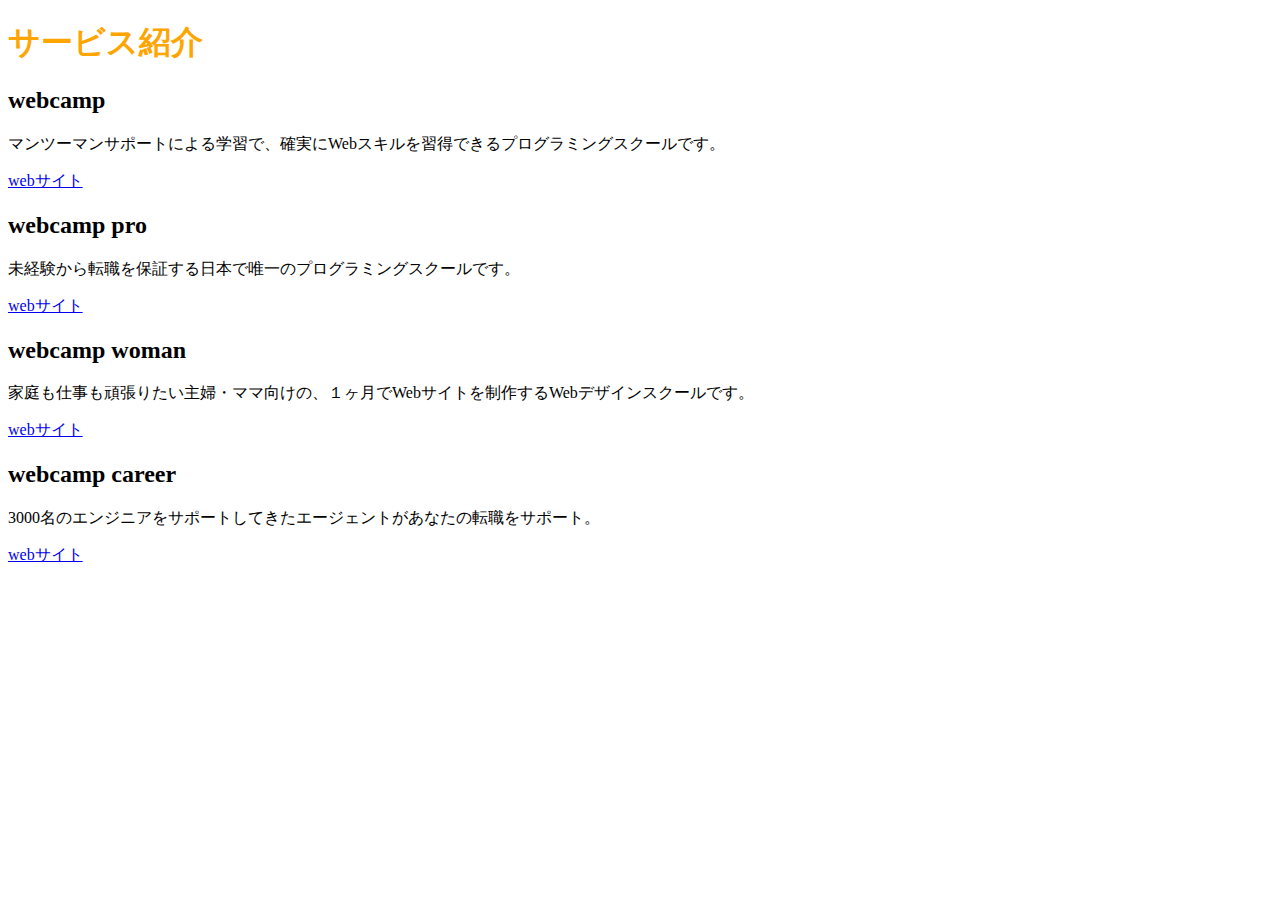
<file: 2-1ensyuu.html>
<!DOCTYPE html>
<html>
<head>
	<meta charset="UTF-8">
	<link rel="stylesheet" href="2-1ensyuu.css">
	<title>2-1演習課題</title>
</head>
<body>
	<h1>サービス紹介</h1>
	
	<h2>webcamp</h2>
	  <p>マンツーマンサポートによる学習で、確実にWebスキルを習得できるプログラミングスクールです。</p>
	  <a href="https://web-camp.io/">webサイト</a>

	<h2>webcamp pro</h2>
	  <p>未経験から転職を保証する日本で唯一のプログラミングスクールです。</p>
	  <a href="https://web-camp.io/">webサイト</a>

	<h2>webcamp woman</h2>
	  <p>家庭も仕事も頑張りたい主婦・ママ向けの、１ヶ月でWebサイトを制作するWebデザインスクールです。</p>
	  <a href="https://web-camp.io/">webサイト</a>

	<h2>webcamp career</h2>
	  <p>3000名のエンジニアをサポートしてきたエージェントがあなたの転職をサポート。</p>
	  <a href="https://web-camp.io/">webサイト</a>
</body>
</html>
</file>
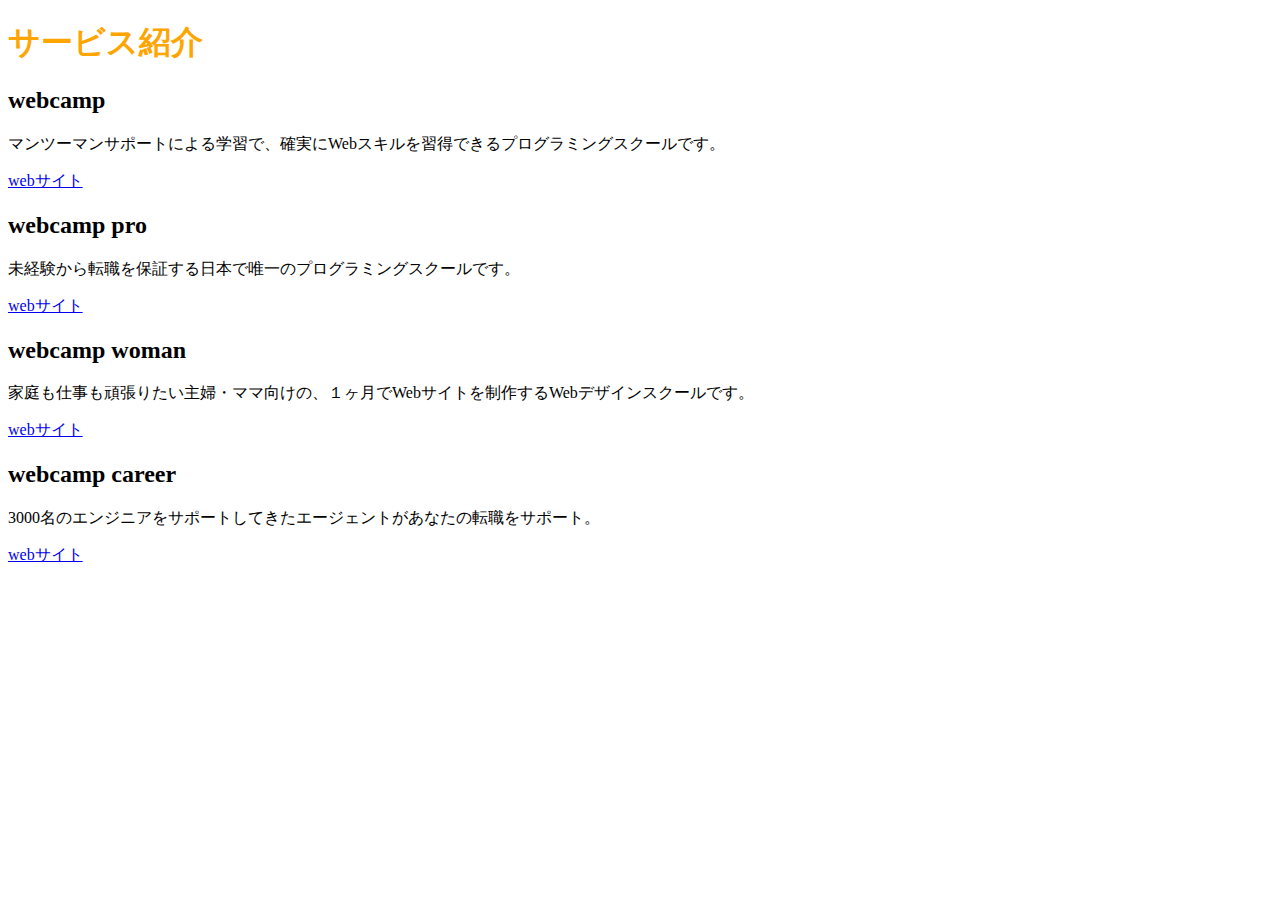
<file: ensyuu1-2.html>
<!DOCTYPE html>
<html>
<head>
	<meta charset="UTF-8">
	<link rel="stylesheet" href="2-1ensyuu.css">
	<title>2-1演習課題</title>
</head>
<body>
	<h1>サービス紹介</h1>
	
	<h2>webcamp</h2>
	  <p>マンツーマンサポートによる学習で、確実にWebスキルを習得できるプログラミングスクールです。</p>
	  <a href="https://web-camp.io/">webサイト</a>

	<h2>webcamp pro</h2>
	  <p>未経験から転職を保証する日本で唯一のプログラミングスクールです。</p>
	  <a href="https://web-camp.io/">webサイト</a>

	<h2>webcamp woman</h2>
	  <p>家庭も仕事も頑張りたい主婦・ママ向けの、１ヶ月でWebサイトを制作するWebデザインスクールです。</p>
	  <a href="https://web-camp.io/">webサイト</a>

	<h2>webcamp career</h2>
	  <p>3000名のエンジニアをサポートしてきたエージェントがあなたの転職をサポート。</p>
	  <a href="https://web-camp.io/">webサイト</a>
</body>
</html>
</file>
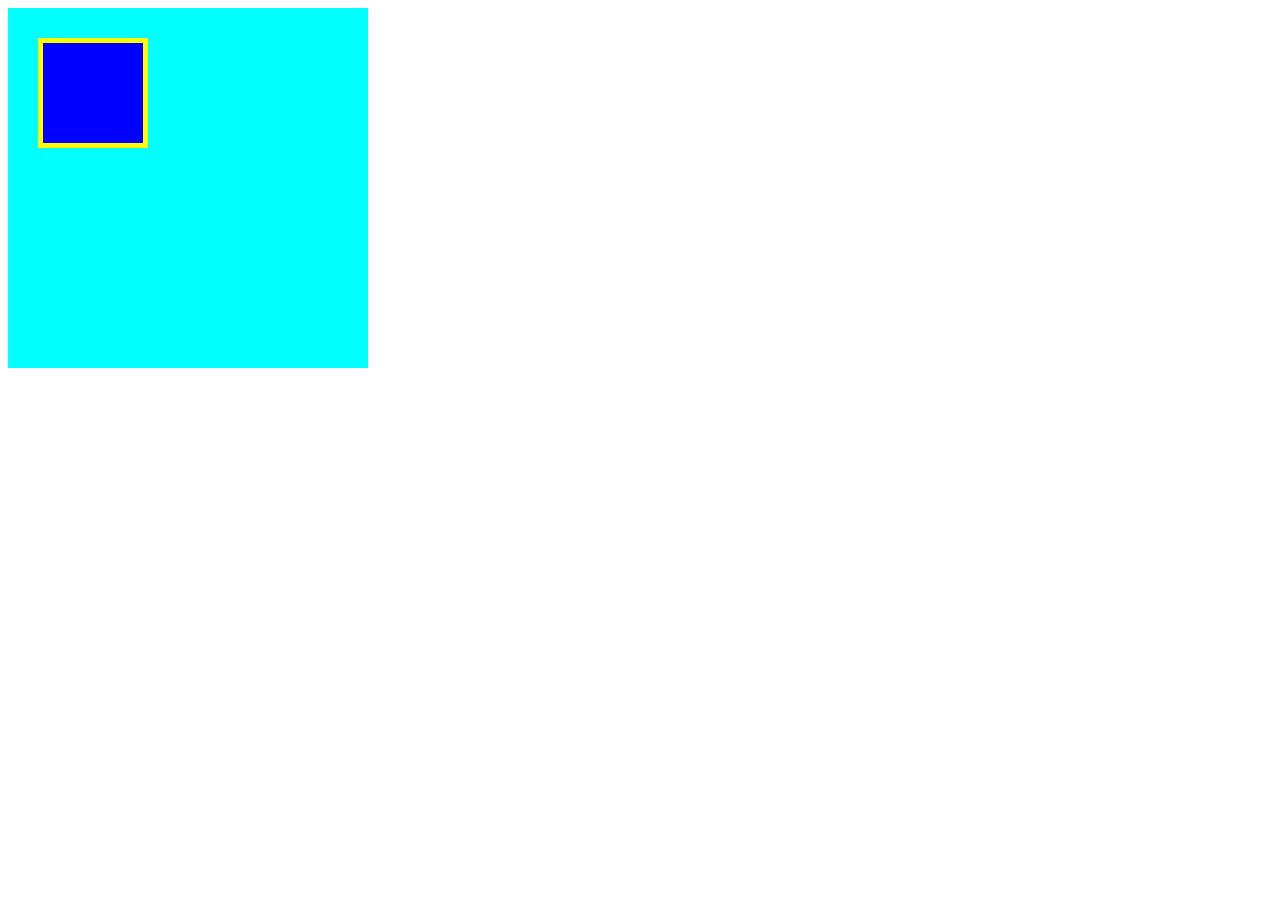
<file: 1-3/box.html>
<!DOCTYPE html>
<html>
<head>
	<meta charset="UTF-8">
	<!-- CSSファイルの読み込み -->
	<link rel="stylesheet" href="box.css">
	<title>BOX</title>
</head>
<body>
<!-- box1用のdiv -->
	<div class="box1">
		<div class="box2">
		</div>
	</div>
	<div>
	  <div></div>
	  <div></div>
	</div>
</body>
</html>
</file>
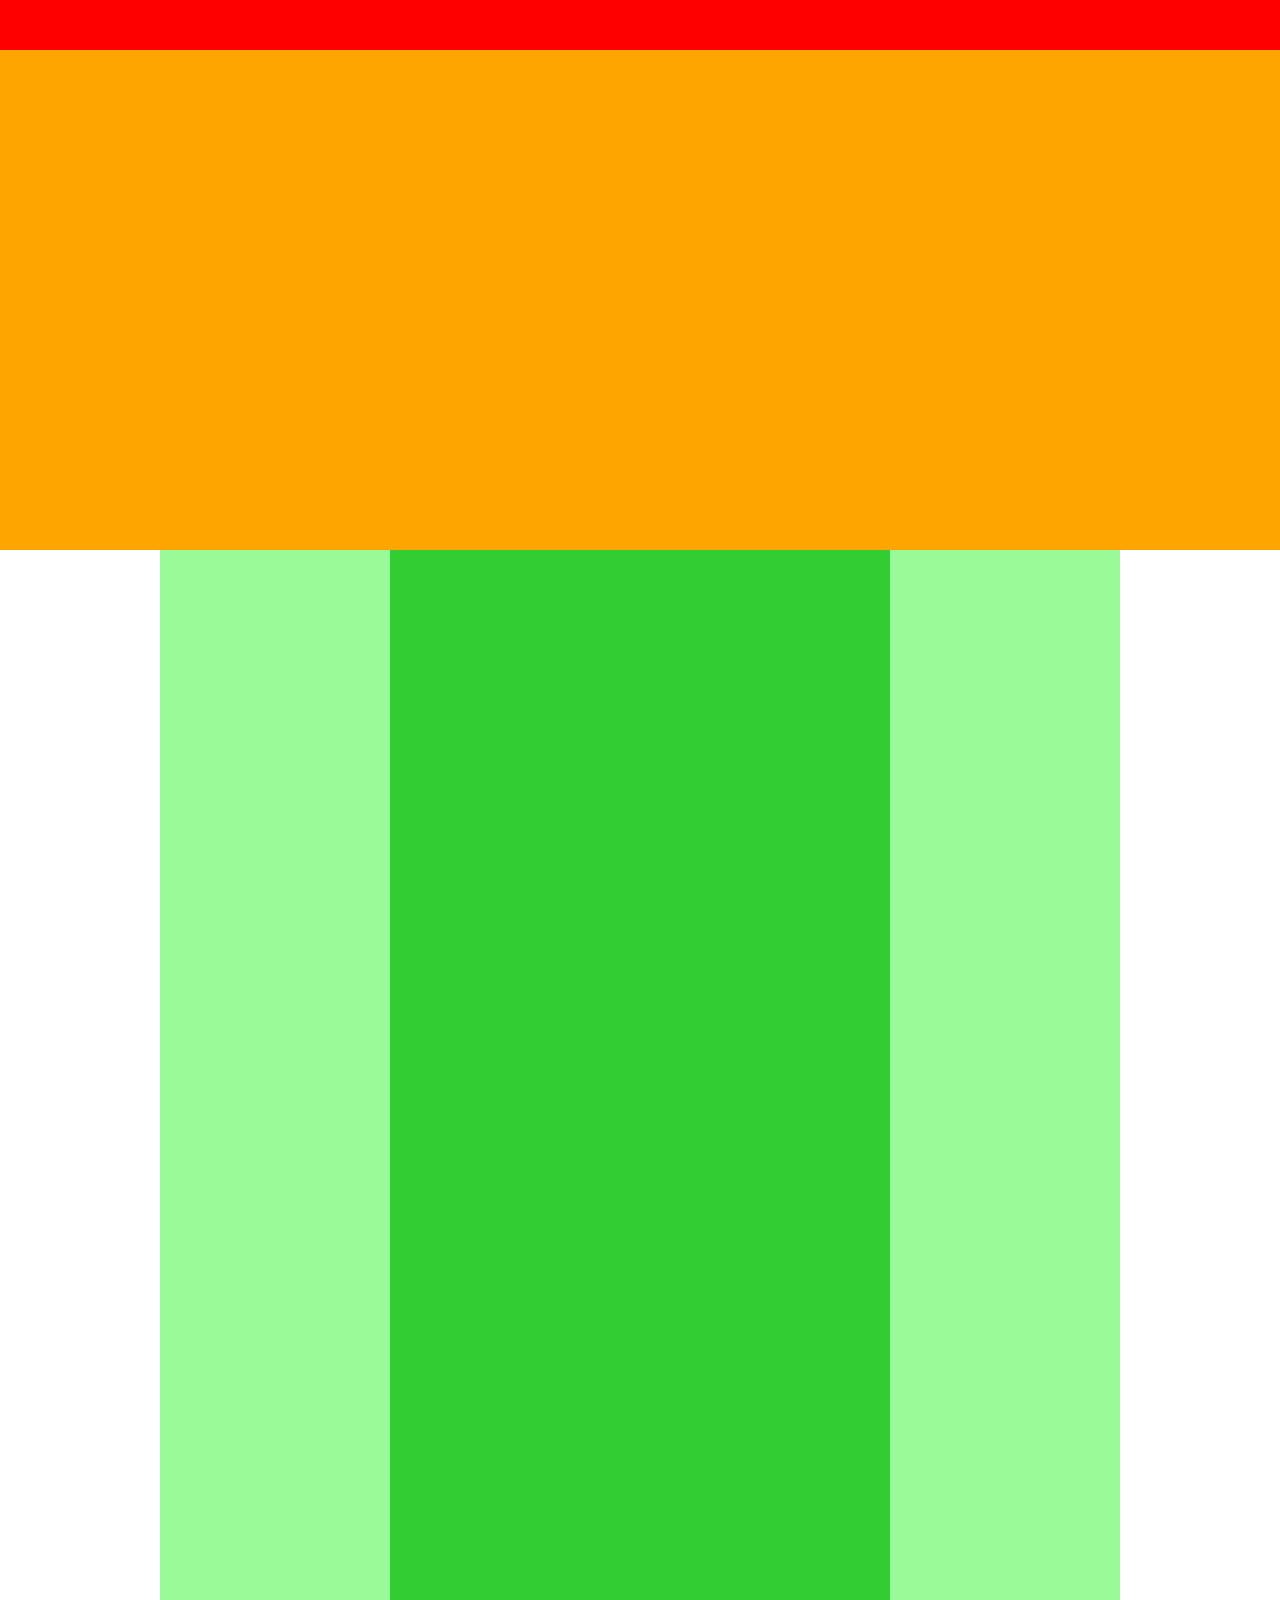
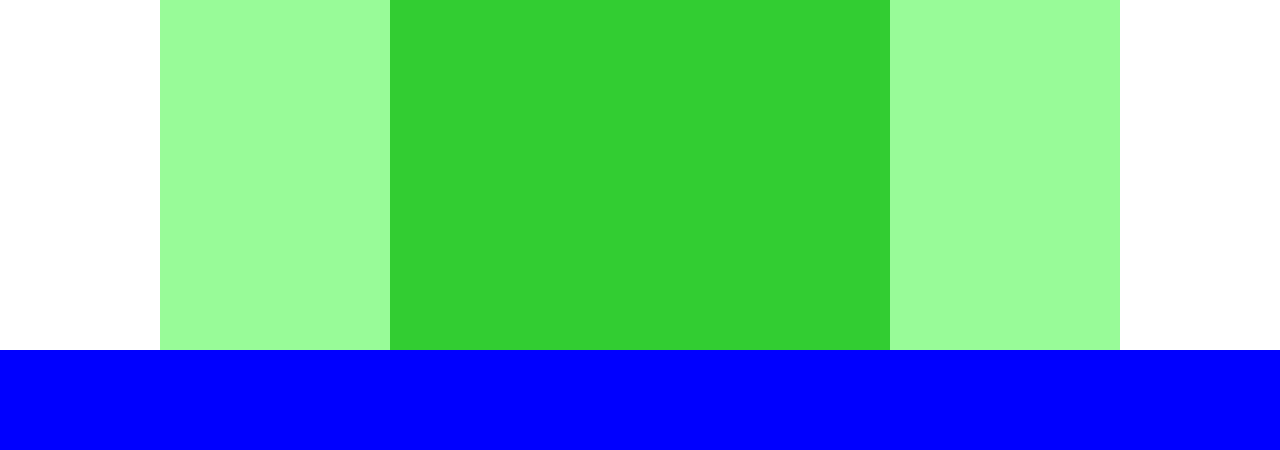
<file: ensyuu1-4/ensyuu1-4.html>
<!DOCTYPE html>
<html lang="ja">
<head>
	<meta charset="UTF-8" />
	<!-- CSSファイル -->
	<link rel="stylesheet" href="ensyuu1-4.css">
	<title>1-4演習</title>
</head>
<body>
	<!-- header用div -->
	<div class="header"></div>

	<!-- main-visual用 -->
	<div class="main-visual"></div>

	<!-- main用 -->
	<div class="main clearfix">
	  <div class="side-left"></div>
	  <div class="center"></div>
	  <div class="side-right"></div>
	</div>

	<!-- footer用 -->
	<div class="footer"></div>
</body>
</html>
</file>
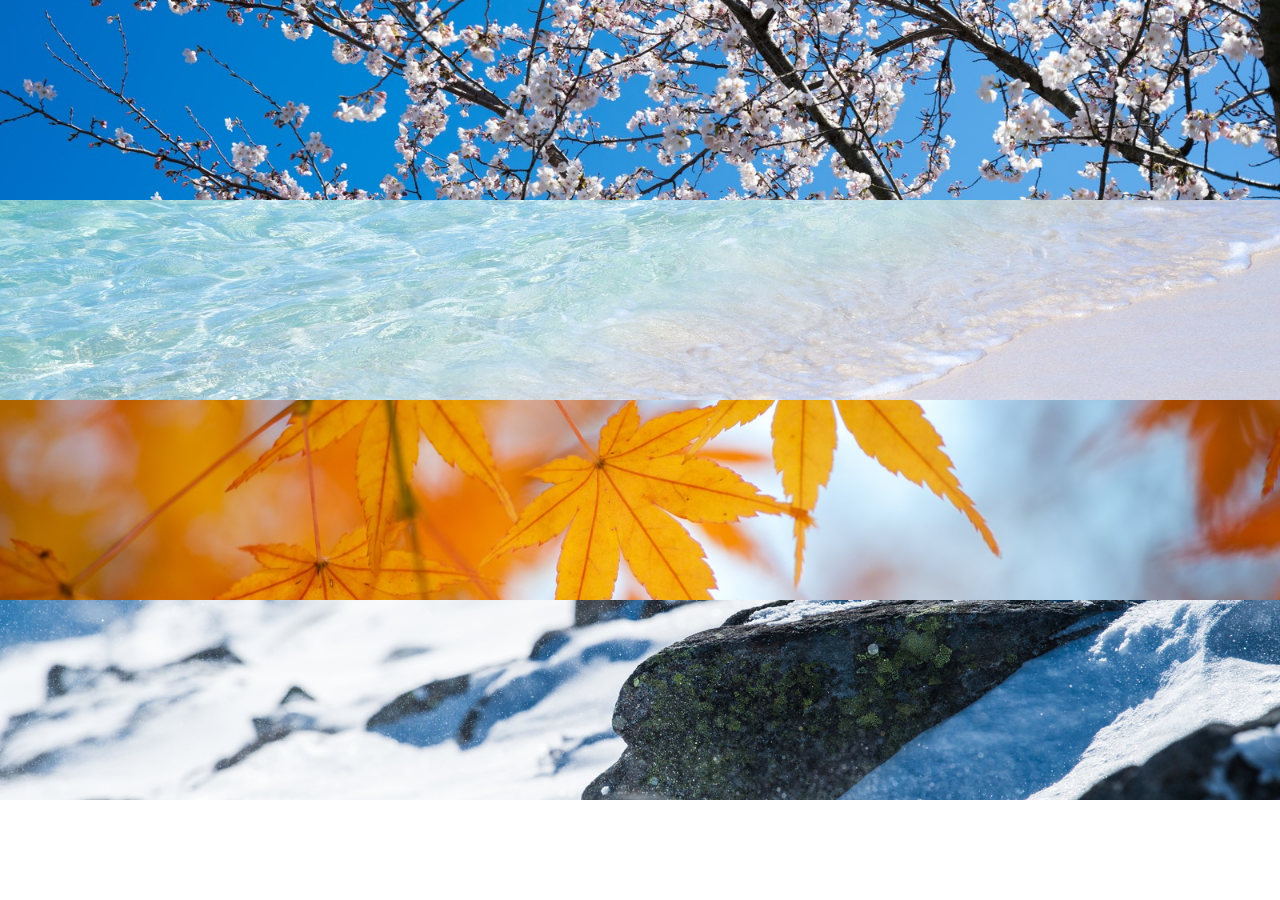
<file: ensyuu1-6/ensyuu1-6.html>
<!DOCTYPE html>
<html>
<head>
	<meta charset="UTF-8" />
	<!-- CSSファイルの読み込み -->
	<link rel="stylesheet" href="ensyuu1-6.css">
	<title>1-6演習問題</title>
</head>
<body>
	<div class="box1"></div>
	<div class="box2"></div>
	<div class="box3"></div>
	<div class="box4"></div>
</body>
</html>
</file>
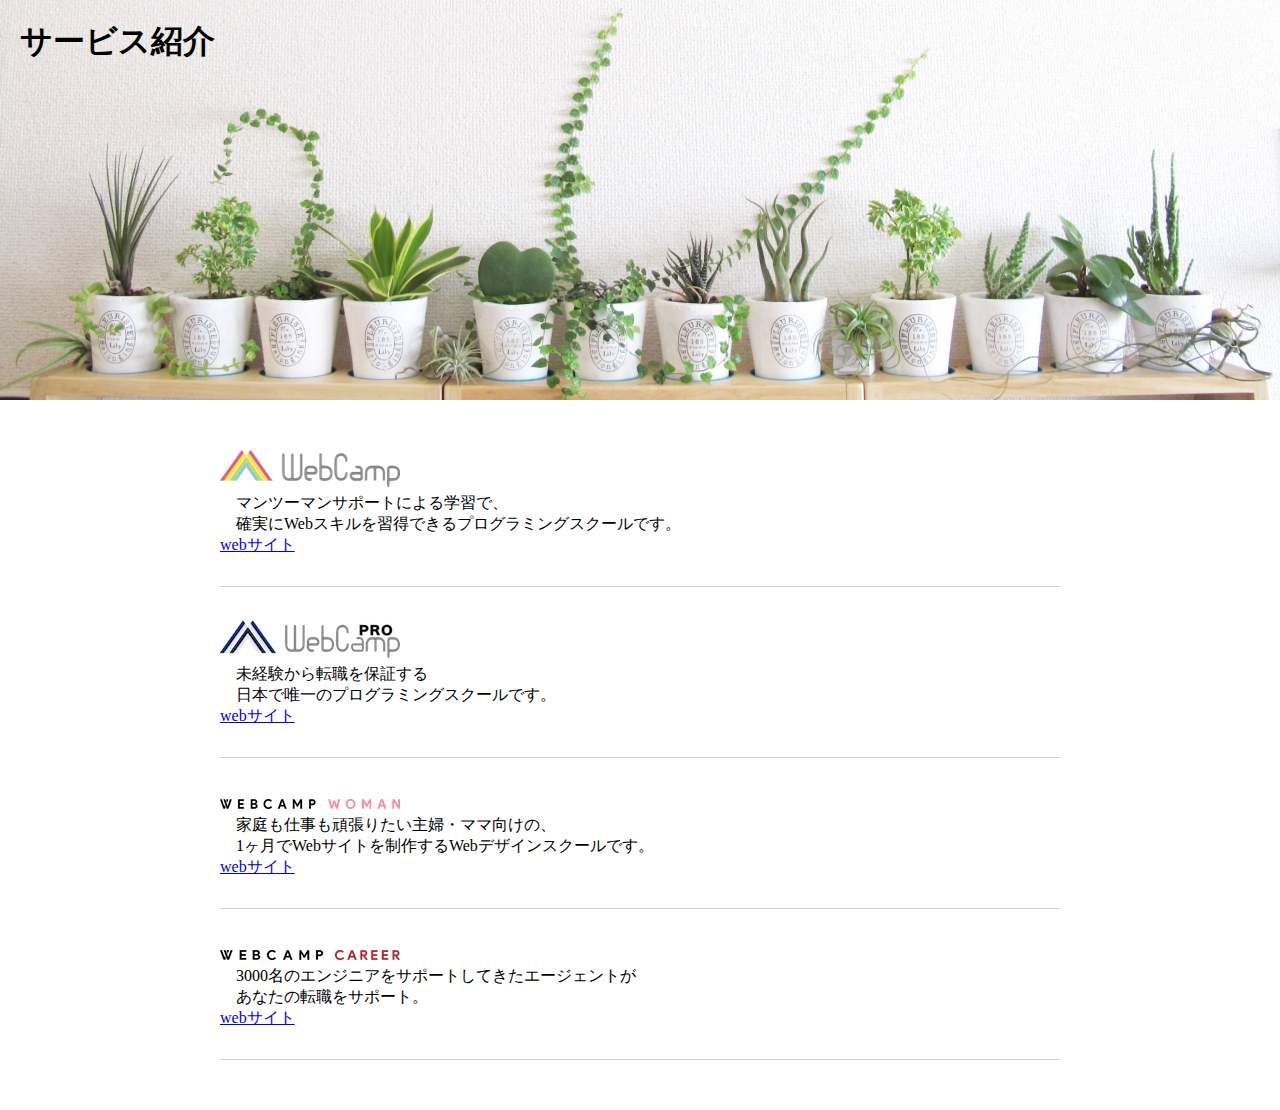
<file: ensyuu1-7/ensyuu1-7.html>
<!DOCTYPE html>
<html lang="ja">
<head>
	<meta charset="UTF-8" />
	<!-- CSSファイルの読み込み -->
	<link rel="stylesheet" href="ensyuu1-7.css">
	<title>1-7演習問題</title>
</head>
<body>
	<section class="main-visual">
	  	<h1 class="main-visual-text">サービス紹介</h1>
	</section>

	<main>
		<section class="contents1">
			<h2><img src="img/wc-logo.png"></h2>
			<p>
			　マンツーマンサポートによる学習で、<br>
			　確実にWebスキルを習得できるプログラミングスクールです。
			</p>
			<a href="http://web-camp.io/pro/">webサイト</a>
		</section>

		<section class="contents2">
			<h2><img src="img/wcp-logo.png"></h2>
			<p>
			　未経験から転職を保証する<br>
			　日本で唯一のプログラミングスクールです。
			</p>
			<a href="http://web-camp.io/pro/">webサイト</a>
		</section>

		<section class="contents3">
			<h2><img src="img/wcw-logo.png"></h2>
			<p>
			　家庭も仕事も頑張りたい主婦・ママ向けの、<br>
			　1ヶ月でWebサイトを制作するWebデザインスクールです。
			</p>
			<a href="http://web-camp.io/pro/">webサイト</a>
		</section>

		<section class="contents4">
			<h2><img src="img/wcc-logo.png"></h2>
			<p>
			　3000名のエンジニアをサポートしてきたエージェントが<br>
			　あなたの転職をサポート。
			</p>
			<a href="http://web-camp.io/pro/">webサイト</a>
		</section>
	</main>
</body>
</html>
</file>
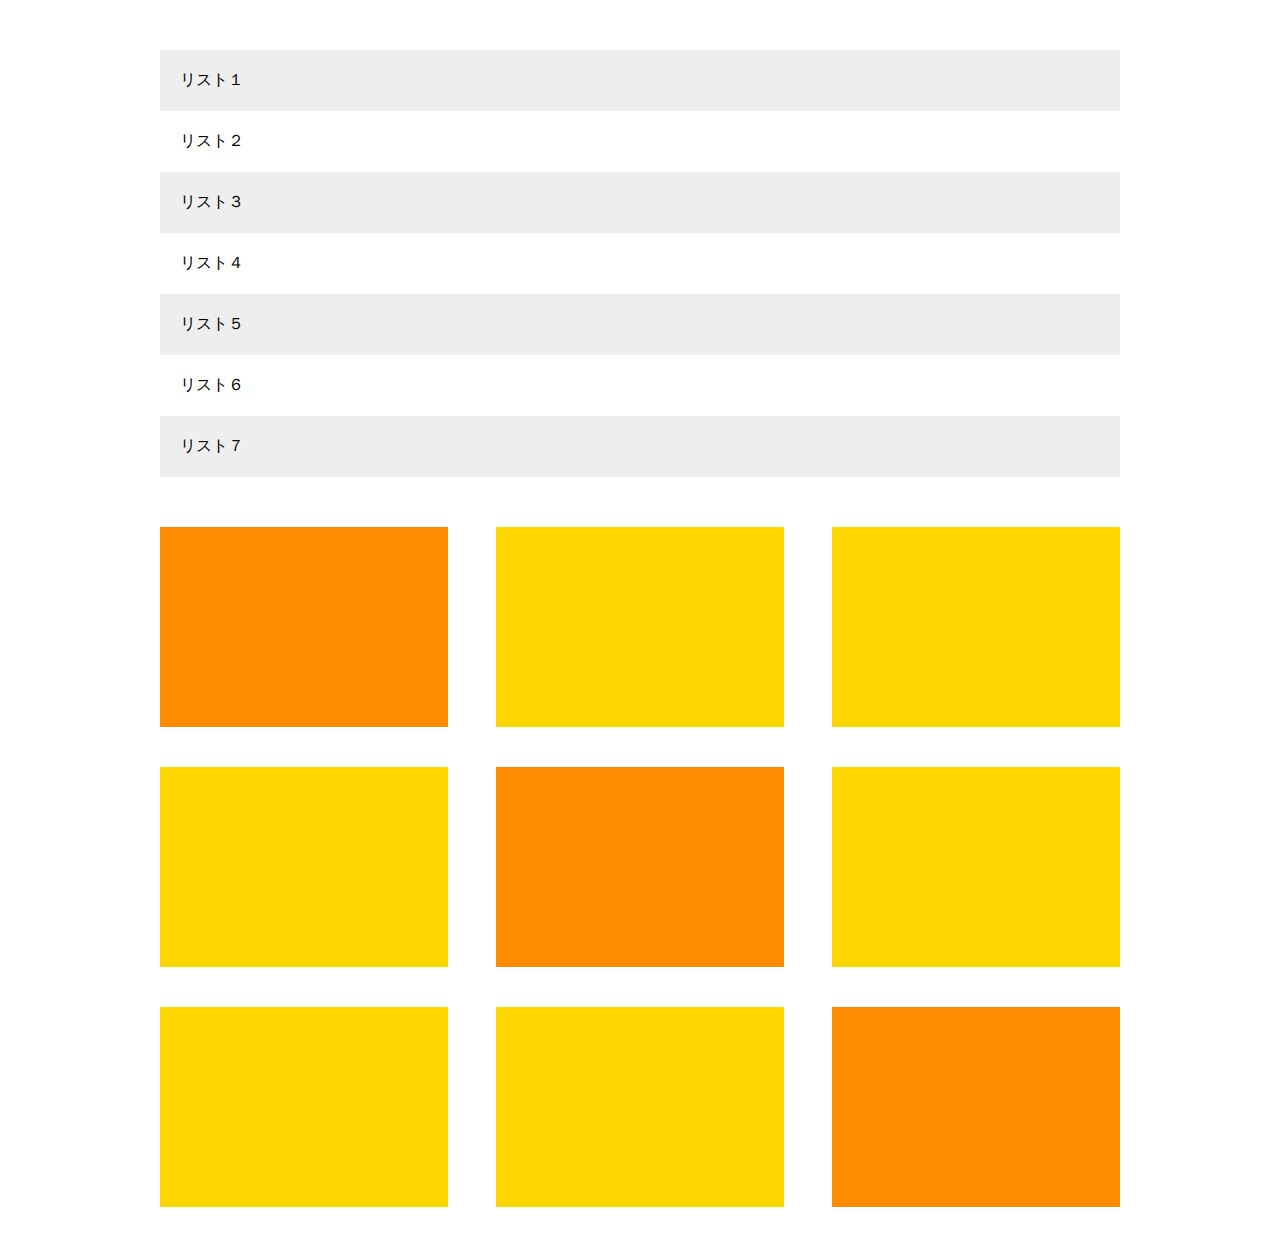
<file: ensyuu1-8/ensyuu1-8.html>
<!DOCTYPE html>
<html>
<head>
	<meta charset="UTF-8" />
	<!-- CSSファイルの読み込み -->
	<link rel="stylesheet" href="ensyuu1-8.css">
	<title>1-8演習問題</title>
</head>
<body>
	<main>
		<ul class="list-outline">
			<li class="list">リスト１</li>
			<li class="list">リスト２</li>
			<li class="list">リスト３</li>
			<li class="list">リスト４</li>
			<li class="list">リスト５</li>
			<li class="list">リスト６</li>
			<li class="list">リスト７</li>
		</ul>

		<div class="clearfix">
		  <div class="box"></div>
		  <div class="box"></div>
		  <div class="box"></div>
		  <div class="box"></div>
		  <div class="box"></div>
		  <div class="box"></div>
		  <div class="box"></div>
		  <div class="box"></div>
		  <div class="box"></div>
		</div>
	</main>
</body>
</html>
</file>
<file: 2-1ensyuu.css>
h1{
	color:orange;
}
</file>
<file: 1-3/box.css>
.box1{
	width: 300px;
	height: 300px;
	background-color: #00FFFF;
	padding: 30px;
}
.box2{
	width: 100px;
	height: 100px;
	background-color: #0000FF;
	/*指定方法（box２の周囲すべてに枠線を設定する場合）*/
	border: 5px solid yellow;
}
</file>
<file: ensyuu1-4/ensyuu1-4.css>
/*ブラウザが持っているCSSをリセットするため*/
*{
	margin: 0;
	padding: 0;
	box-sizing: border-box;
}

/*以下コード本体*/
.clearfix::after{
	content:"";
	display: block;
	clear: both;
}

.header{
	width: 100%;
	height: 50px;
	background-color: red;
}

.main-visual{
	width: 100%;
	height: 500px;
	background-color: orange;
}

.main{
	width: 960px;
	background-color: transparent;
	margin: 0 auto;
}
.side-left{
	width: 230px;
	height: 1400px;
	background-color: palegreen;
	float: left;
}
.center{
	width: 500px;
	height: 1400px;
	background-color: limegreen;
	float: left;
}
.side-right{
	width: 230px;
	height: 1400px;
	background-color: palegreen;
	float: left;
}

.footer{
	width: 100%;
	height: 100px;
	background-color: blue;
}
</file>
<file: ensyuu1-6/ensyuu1-6.css>
/*ブラウザがそれぞれ持っているCSSをリセットするため*/
*{
	margin: 0;
	padding: 0;
	box-sizing: border-box;
}

.box1{
	width: 100%;
	height: 200px;
	background-image: url(img/box1.jpg);
	background-size: cover;
	background-position: center;
}
.box2{
	width: 100%;
	height: 200px;
	background-image: url(img/box2.jpg);
	background-size: cover;
	background-position: center;
}
.box3{
	width: 100%;
	height: 200px;
	background-image: url(img/box3.jpg);
	background-size: cover;
	background-position: center;
}
.box4{
	width: 100%;
	height: 200px;
	background-image: url(img/box4.jpg);
	background-size: cover;
	background-position: center;
}
</file>
<file: ensyuu1-7/ensyuu1-7.css>
/*ブラウザがそれぞれ持っているCSSをリセットするため*/
*{
	margin: 0;
	padding: 0;
	box-sizing: border-box;
}

.main-visual{
	width: 100%;
	height: 400px;
	background-image: url(img/mv.jpg);
	background-size: cover;
	background-position: bottom;
}

.main-visual-text{
	padding: 20px;
}

main{
	width: 840px;
	margin: 50px auto;
}
.contents1{
	margin-bottom: 30px;
	padding-bottom: 30px;
	border-bottom: 1px solid #d1d1d1;
}
.contents2{
	margin-bottom: 30px;
	padding-bottom: 30px;
	border-bottom: 1px solid #d1d1d1;
}
.contents3{
	margin-bottom: 30px;
	padding-bottom: 30px;
	border-bottom: 1px solid #d1d1d1;
}
.contents4{
	margin-bottom: 30px;
	padding-bottom: 30px;
	border-bottom: 1px solid #d1d1d1;
}
</file>
<file: ensyuu1-8/ensyuu1-8.css>
/*ブラウザがそれぞれ持っているCSSをリセットするため*/
* {
  margin: 0;
  padding: 0;
  box-sizing: border-box;
}

.clearfix::after {
  content: "";
  display: block;
  clear: both;
}

main{
  width: 960px;
  margin: 50px auto;
}

.list-outline{
  margin-bottom: 50px;
}

.list{
  padding: 20px;
  list-style: none;
}

.list:nth-child(odd){
  background-color: #eee;
}

.box{
  background-color: #ffd700;
  width: 30%;
  height: 200px;
  float: left;
  margin-right: 5%;
  margin-bottom: 40px;
}

.box:first-child,
.box:last-child,
.box:nth-child(5){
  background-color: #ff8c00;
}

.box:nth-child(3n){
  margin-right: 0;
}

.box:nth-last-child(-n+3){
  margin-bottom: 0;
}
</file>
